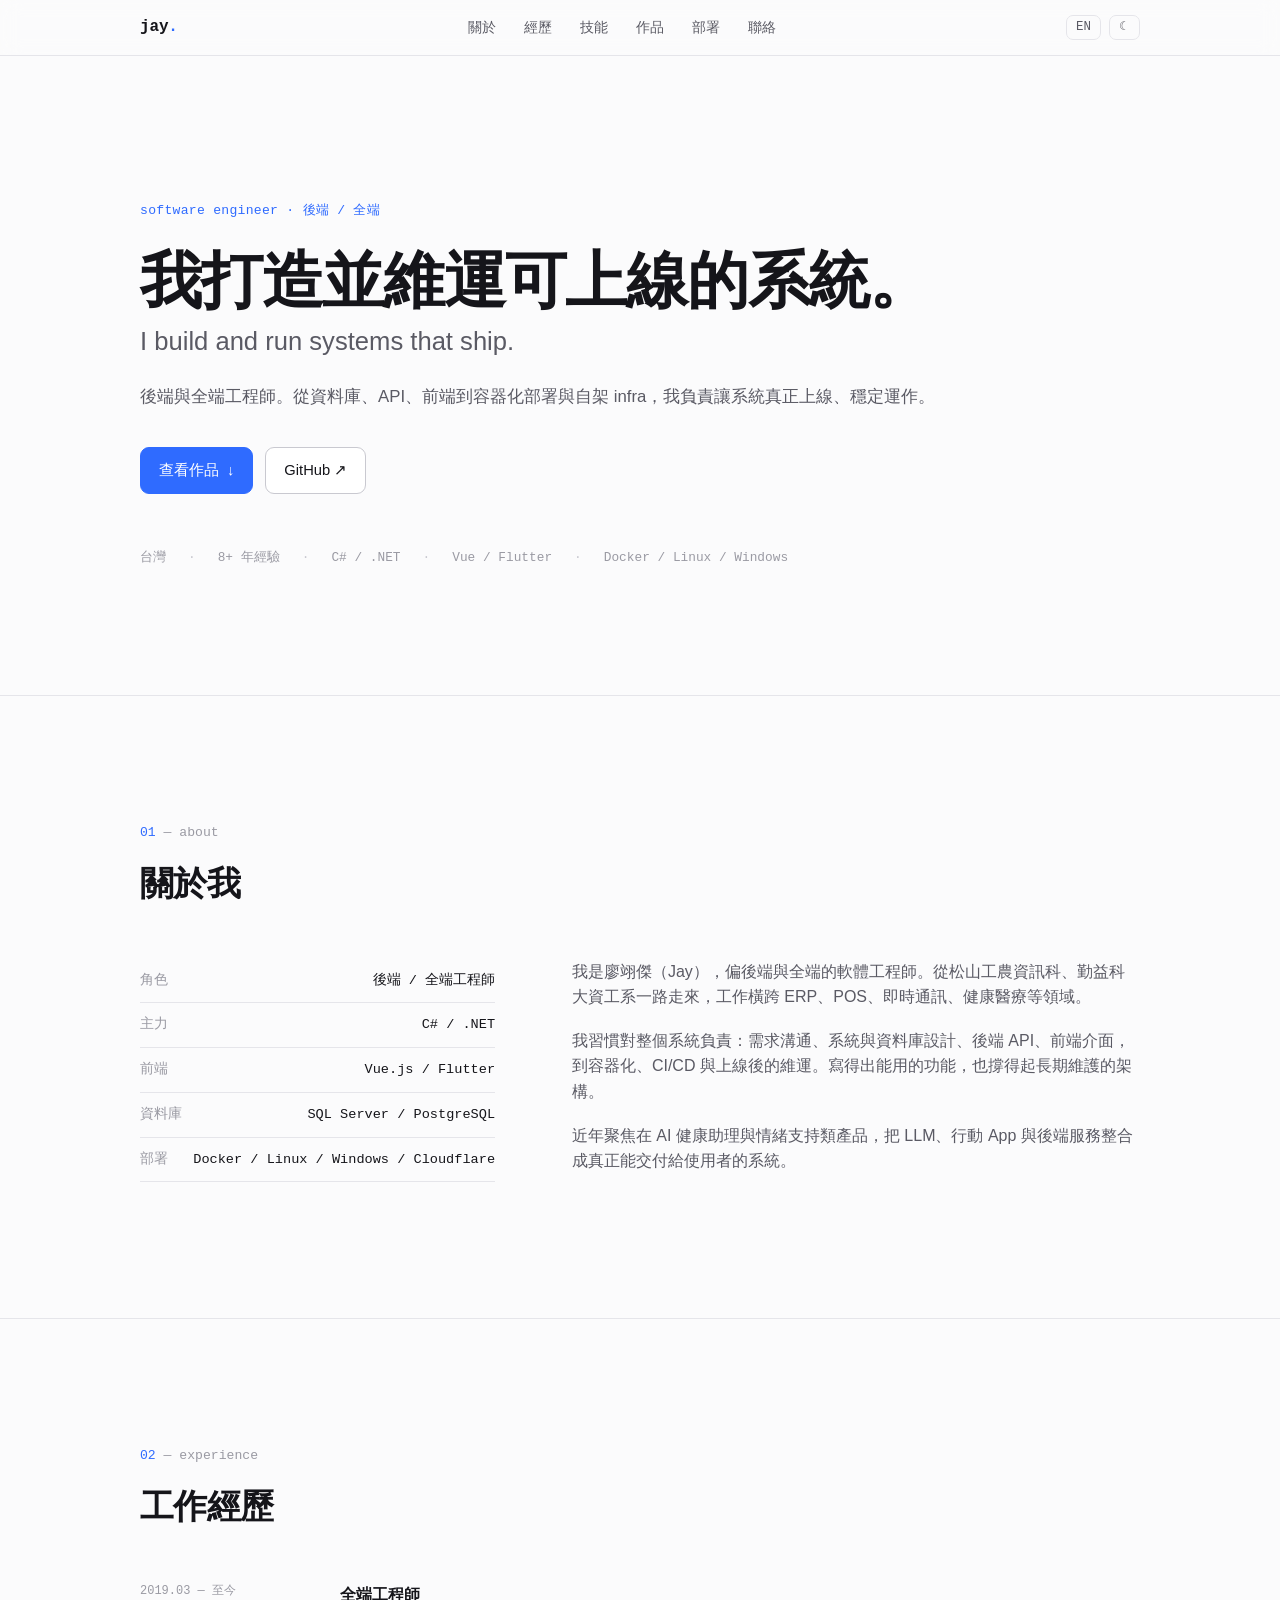
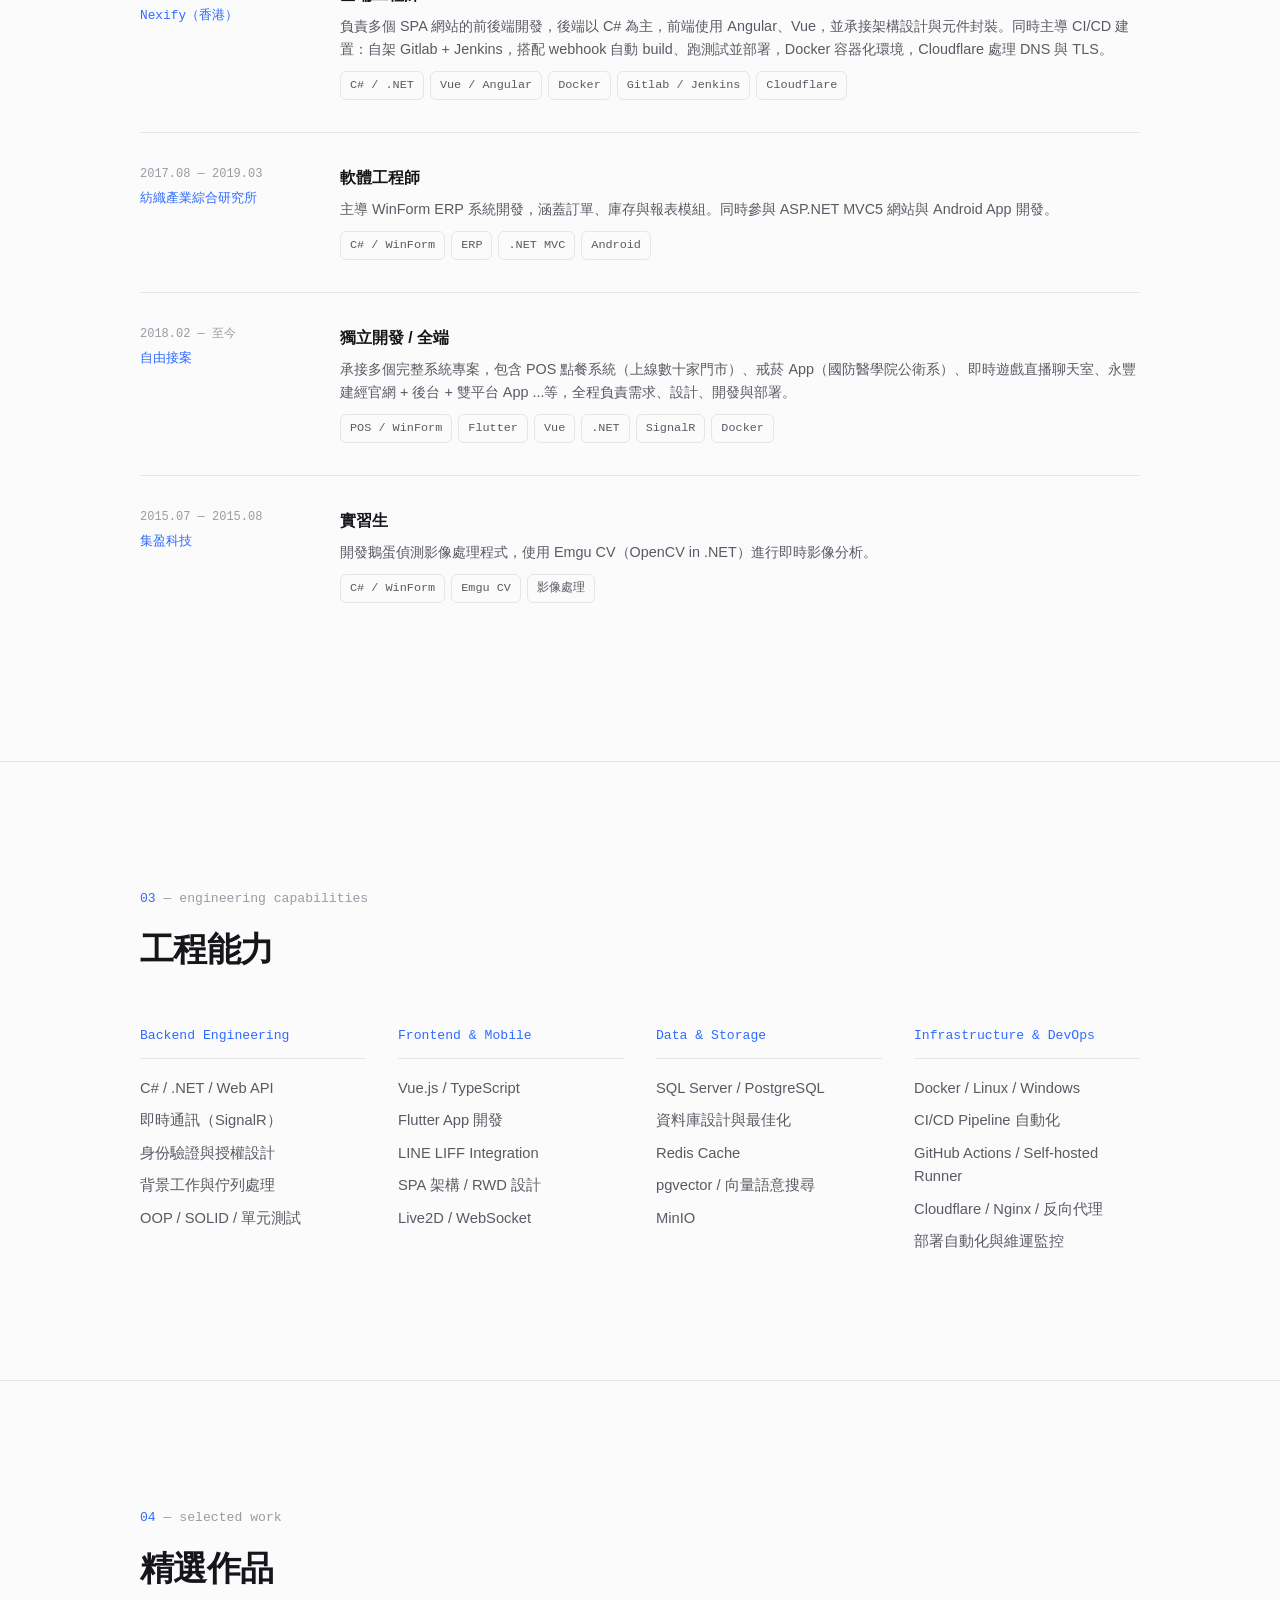
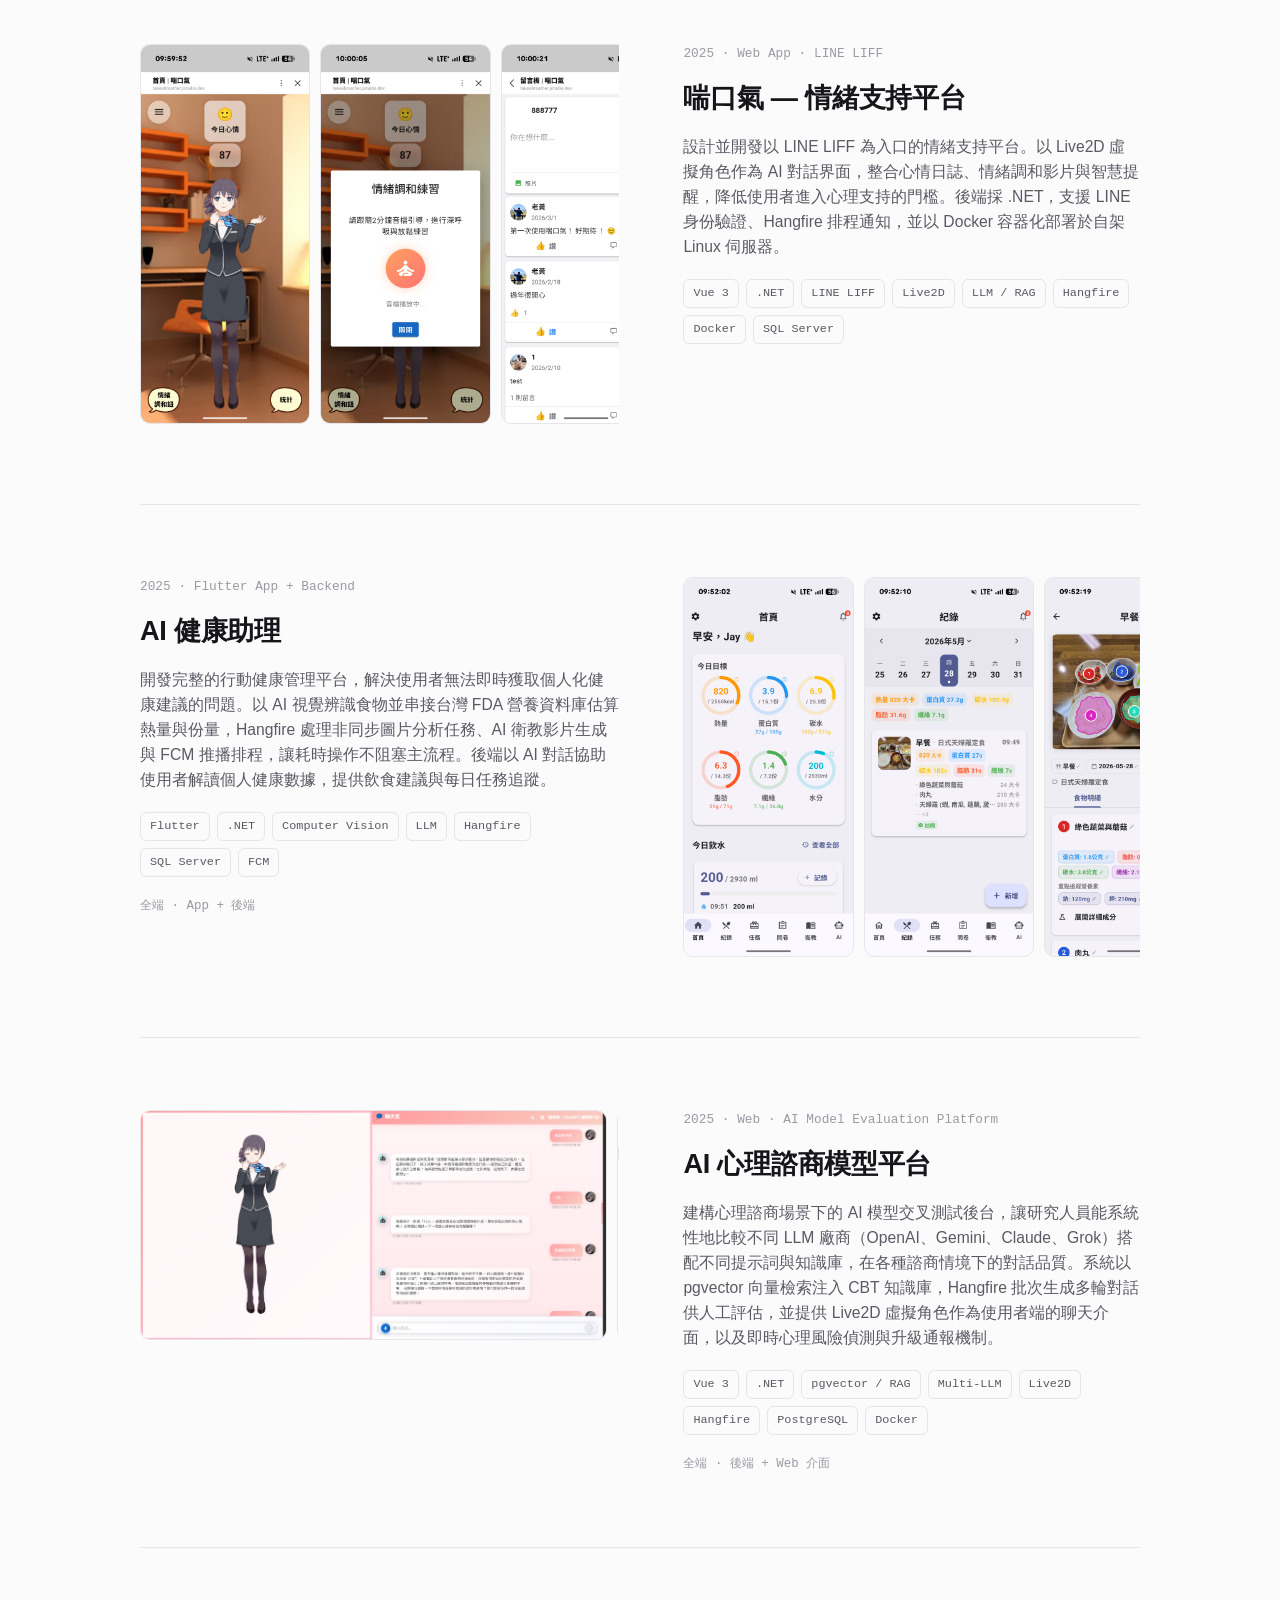
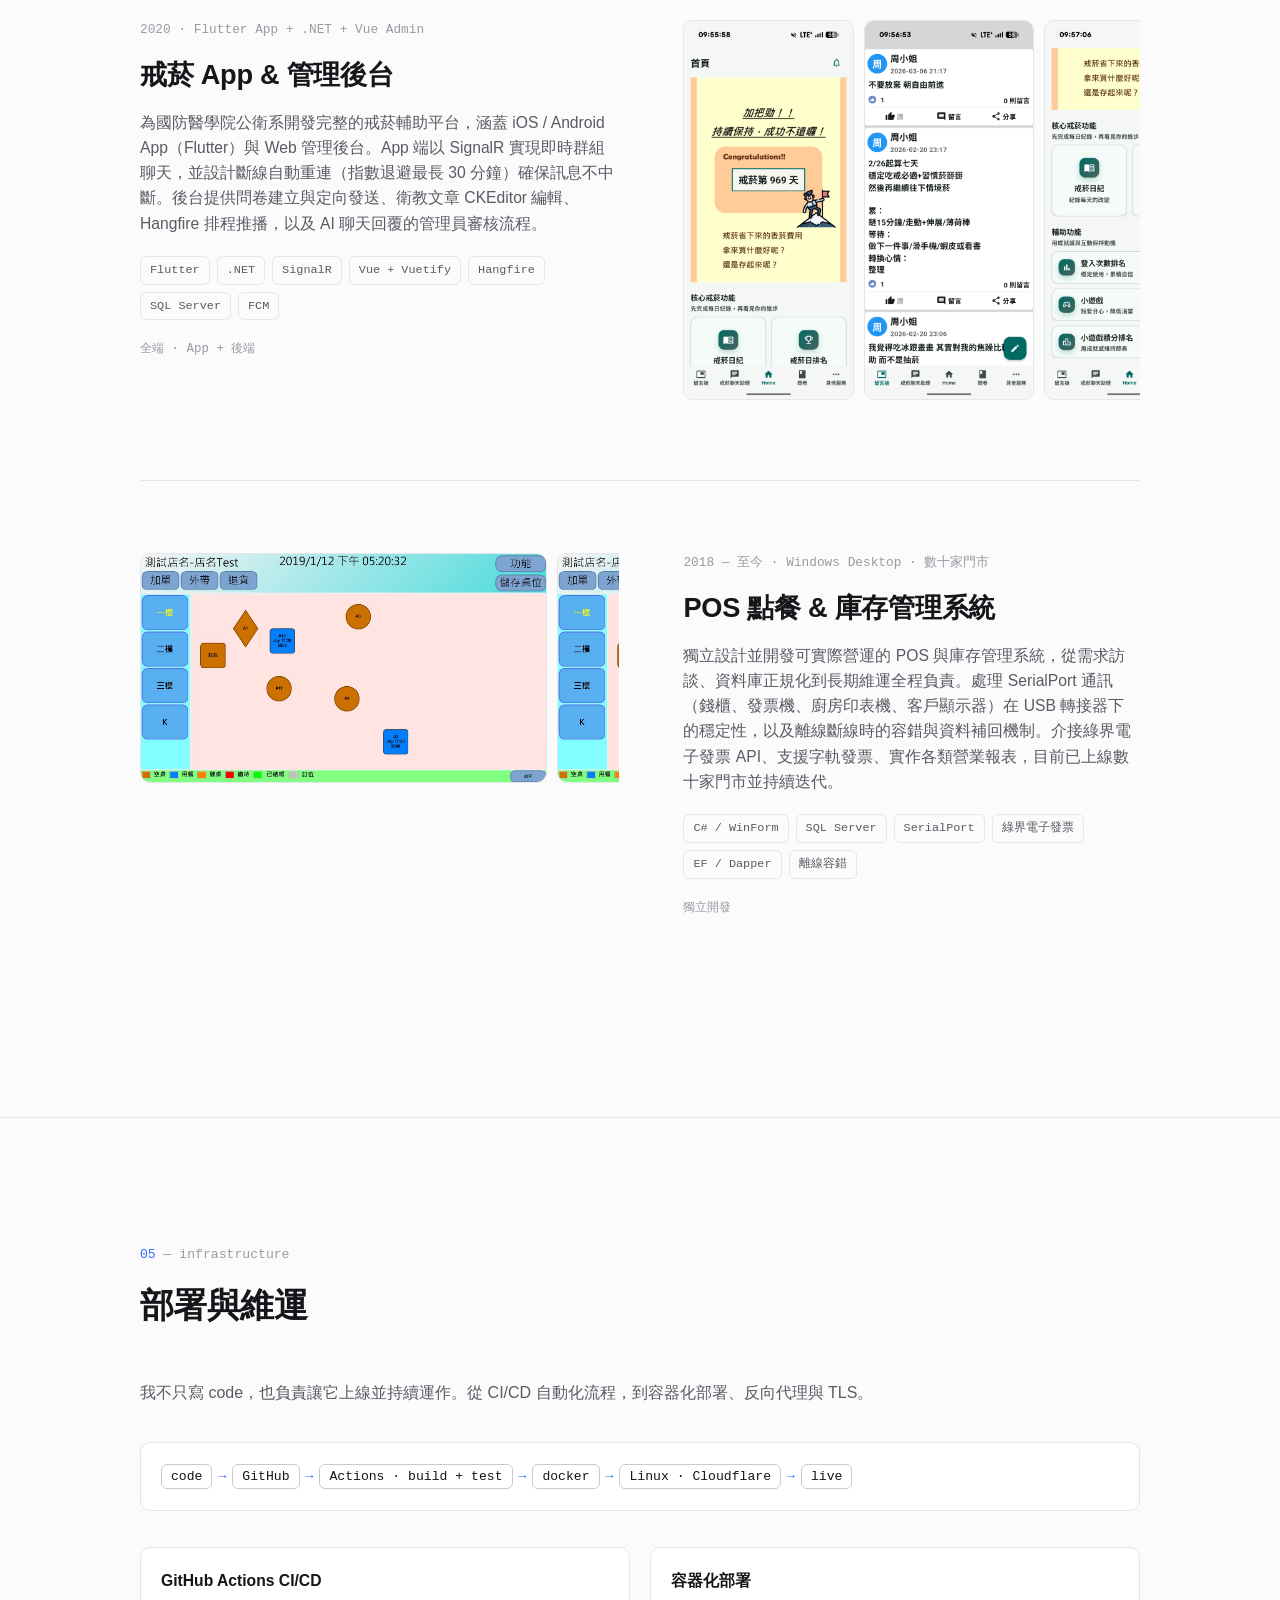
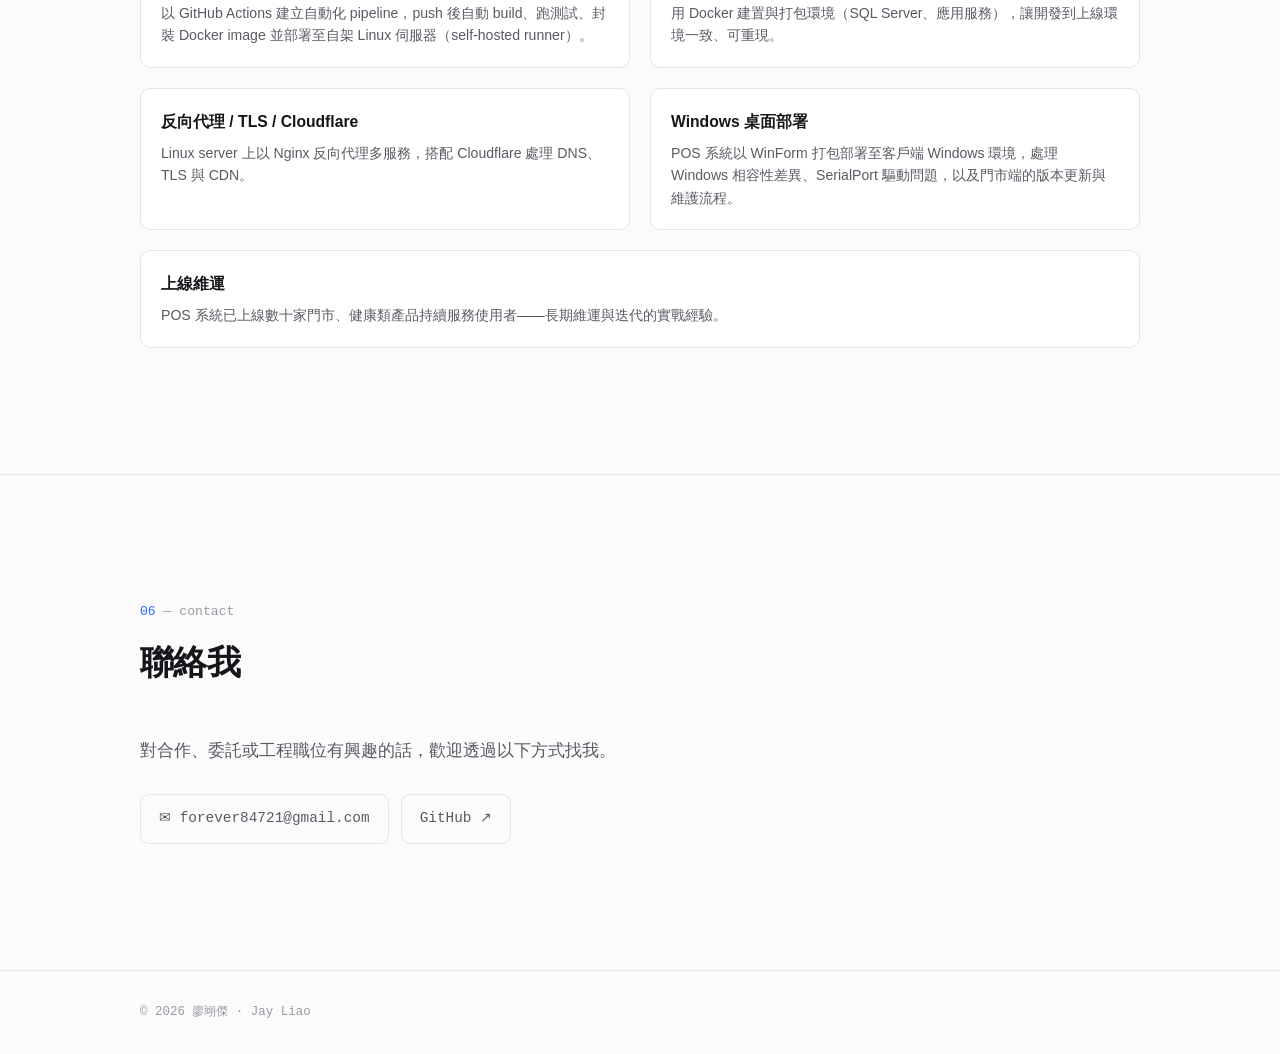
<file: index.html>
<!DOCTYPE html>
<html lang="zh-Hant" data-theme="dark">

<head>
  <meta charset="utf-8">
  <meta name="viewport" content="width=device-width, initial-scale=1">
  <title>Jay Liao — Software Engineer</title>
  <meta name="description" content="廖翊傑 Jay — 後端 / 全端工程師。打造並維運可上線的系統。">
  <link rel="icon"
    href="data:image/svg+xml,<svg xmlns='http://www.w3.org/2000/svg' viewBox='0 0 32 32'><text y='26' font-size='26' font-family='monospace' fill='%235b8cff'>J</text></svg>">
  <style>
    :root {
      --bg: #0a0a0b;
      --bg-elev: #111113;
      --bg-elev2: #161619;
      --border: #1f1f23;
      --border-hi: #34343a;
      --text: #ededef;
      --text-dim: #8a8a93;
      --text-faint: #56565e;
      --accent: #5b8cff;
      --accent-dim: #1a2740;
      --maxw: 1080px;
      --pad: clamp(20px, 5vw, 40px);
      --section-y: clamp(96px, 14vh, 160px);
      --font-ui: -apple-system, BlinkMacSystemFont, "Segoe UI", Roboto, "Helvetica Neue", "Noto Sans TC", "PingFang TC", "Microsoft JhengHei", Arial, sans-serif;
      --font-mono: ui-monospace, "SF Mono", "JetBrains Mono", "Cascadia Code", Consolas, monospace;
    }

    [data-theme="light"] {
      --bg: #fbfbfc;
      --bg-elev: #ffffff;
      --bg-elev2: #f4f4f6;
      --border: #e5e5ea;
      --border-hi: #c9c9d0;
      --text: #15151a;
      --text-dim: #5a5a64;
      --text-faint: #9a9aa3;
      --accent: #2f6bff;
      --accent-dim: #e6edff;
    }

    * {
      box-sizing: border-box;
      margin: 0;
      padding: 0;
    }

    html {
      scroll-behavior: smooth;
      -webkit-text-size-adjust: 100%;
    }

    body {
      background: var(--bg);
      color: var(--text);
      font-family: var(--font-ui);
      font-size: 16px;
      line-height: 1.6;
      -webkit-font-smoothing: antialiased;
      overflow-x: hidden;
      transition: background .3s ease, color .3s ease;
    }

    a {
      color: inherit;
      text-decoration: none;
    }

    .wrap {
      max-width: var(--maxw);
      margin: 0 auto;
      padding-inline: var(--pad);
    }

    .mono {
      font-family: var(--font-mono);
    }

    /* ---------- NAV ---------- */
    nav.top {
      position: sticky;
      top: 0;
      z-index: 50;
      height: 56px;
      display: flex;
      align-items: center;
      background: color-mix(in srgb, var(--bg) 78%, transparent);
      backdrop-filter: blur(10px);
      -webkit-backdrop-filter: blur(10px);
      border-bottom: 1px solid var(--border);
    }

    nav.top .wrap {
      width: 100%;
      display: flex;
      align-items: center;
      justify-content: space-between;
    }

    .brand {
      font-family: var(--font-mono);
      font-weight: 600;
      letter-spacing: -.01em;
    }

    .brand span {
      color: var(--accent);
    }

    .nav-links {
      display: flex;
      align-items: center;
      gap: 28px;
    }

    .nav-links a {
      font-size: .9rem;
      color: var(--text-dim);
      transition: color .15s ease;
    }

    .nav-links a:hover {
      color: var(--text);
    }

    .nav-tools {
      display: flex;
      align-items: center;
      gap: 8px;
    }

    .tbtn {
      font-family: var(--font-mono);
      font-size: .78rem;
      color: var(--text-dim);
      background: transparent;
      border: 1px solid var(--border);
      border-radius: 7px;
      padding: 5px 9px;
      cursor: pointer;
      transition: border-color .15s ease, color .15s ease;
      line-height: 1;
    }

    .tbtn:hover {
      border-color: var(--border-hi);
      color: var(--text);
    }

    .hamburger {
      display: none;
      background: transparent;
      border: 1px solid var(--border);
      border-radius: 7px;
      padding: 7px 9px;
      cursor: pointer;
    }

    .hamburger span {
      display: block;
      width: 18px;
      height: 1.5px;
      background: var(--text);
      margin: 3.5px 0;
      transition: .2s;
    }

    /* mobile overlay menu */
    .mobile-menu {
      position: fixed;
      inset: 0;
      z-index: 60;
      background: var(--bg);
      display: none;
      flex-direction: column;
      padding: 24px var(--pad);
    }

    .mobile-menu.open {
      display: flex;
    }

    .mobile-menu .mtop {
      display: flex;
      justify-content: space-between;
      align-items: center;
      height: 56px;
    }

    .mobile-menu .mlinks {
      display: flex;
      flex-direction: column;
      gap: 4px;
      margin-top: 32px;
    }

    .mobile-menu .mlinks a {
      font-size: 1.6rem;
      padding: 12px 0;
      color: var(--text);
      border-bottom: 1px solid var(--border);
    }

    .mobile-menu .mlinks a .mnum {
      font-family: var(--font-mono);
      font-size: .8rem;
      color: var(--text-faint);
      margin-right: 14px;
    }

    .mobile-menu .mtools {
      display: flex;
      gap: 10px;
      margin-top: auto;
      padding-top: 24px;
    }

    .close-x {
      background: transparent;
      border: 1px solid var(--border);
      border-radius: 7px;
      color: var(--text);
      font-size: 1rem;
      width: 34px;
      height: 34px;
      cursor: pointer;
    }

    /* ---------- HERO ---------- */
    .hero {
      padding-top: clamp(72px, 16vh, 150px);
      padding-bottom: var(--section-y);
    }

    .eyebrow {
      font-family: var(--font-mono);
      font-size: .82rem;
      color: var(--accent);
      letter-spacing: .02em;
      margin-bottom: 26px;
    }

    .hero h1 {
      font-size: clamp(2.3rem, 6vw, 3.9rem);
      line-height: 1.08;
      font-weight: 600;
      letter-spacing: -.02em;
      max-width: 24ch;
    }

    .hero h1 .alt {
      display: block;
      color: var(--text-dim);
      font-weight: 500;
      font-size: clamp(1.1rem, 2.6vw, 1.6rem);
      margin-top: 14px;
      letter-spacing: 0;
    }

    .hero .lede {
      color: var(--text-dim);
      max-width: 100ch;
      margin-top: 28px;
      font-size: 1.05rem;
    }

    .hero-actions {
      display: flex;
      gap: 12px;
      margin-top: 36px;
      flex-wrap: wrap;
    }

    .btn {
      font-size: .92rem;
      padding: 11px 18px;
      border-radius: 9px;
      border: 1px solid var(--border-hi);
      color: var(--text);
      background: var(--bg-elev);
      cursor: pointer;
      transition: border-color .15s ease, background .15s ease;
      display: inline-flex;
      align-items: center;
      gap: 8px;
    }

    .btn:hover {
      border-color: var(--accent);
    }

    .btn.primary {
      background: var(--accent);
      border-color: var(--accent);
      color: #fff;
    }

    .btn.primary:hover {
      filter: brightness(1.08);
    }

    .hero-meta {
      display: flex;
      flex-wrap: wrap;
      gap: 8px 22px;
      margin-top: 54px;
      font-family: var(--font-mono);
      font-size: .8rem;
      color: var(--text-faint);
    }

    .hero-meta span::before {
      content: "·";
      margin-right: 22px;
      color: var(--border-hi);
    }

    .hero-meta span:first-child::before {
      content: "";
      margin: 0;
    }

    /* ---------- SECTION ---------- */
    section.block {
      padding-block: var(--section-y);
      border-top: 1px solid var(--border);
    }

    .sec-head {
      margin-bottom: 48px;
    }

    .sec-label {
      font-family: var(--font-mono);
      font-size: .82rem;
      color: var(--text-faint);
      margin-bottom: 14px;
    }

    .sec-label b {
      color: var(--accent);
      font-weight: 500;
    }

    .sec-title {
      font-size: clamp(1.5rem, 3.4vw, 2.1rem);
      font-weight: 600;
      letter-spacing: -.015em;
    }

    /* about */
    .about-grid {
      display: grid;
      grid-template-columns: minmax(0, 1fr) minmax(0, 1.6fr);
      gap: clamp(24px, 6vw, 80px);
    }

    .about-body p {
      color: var(--text-dim);
      margin-bottom: 18px;
    }

    .about-body p strong {
      color: var(--text);
      font-weight: 500;
    }

    .about-side {
      font-family: var(--font-mono);
      font-size: .85rem;
      color: var(--text-faint);
    }

    .about-side .row {
      display: flex;
      justify-content: space-between;
      padding: 11px 0;
      border-bottom: 1px solid var(--border);
      gap: 16px;
    }

    .about-side .row b {
      color: var(--text);
      font-weight: 500;
      text-align: right;
    }

    /* experience */
    .exp-list { display: flex; flex-direction: column; gap: 0; }
    .exp-item {
      display: grid;
      grid-template-columns: 160px 1fr;
      gap: 0 40px;
      padding-block: 32px;
      border-top: 1px solid var(--border);
    }
    .exp-item:first-child { border-top: none; padding-top: 0; }
    .exp-period { font-family: var(--font-mono); font-size: .75rem; color: var(--text-faint); line-height: 1.6; }
    .exp-company { font-family: var(--font-mono); font-size: .8rem; color: var(--accent); margin-top: 5px; }
    .exp-body h4 { font-size: .98rem; font-weight: 600; margin-bottom: 8px; }
    .exp-body p { font-size: .9rem; color: var(--text-dim); }
    .exp-tags { display: flex; flex-wrap: wrap; gap: 6px; margin-top: 10px; }
    @media (max-width: 600px) {
      .exp-item { grid-template-columns: 1fr; gap: 6px 0; }
    }

    /* skills */
    .skills-grid {
      display: grid;
      grid-template-columns: repeat(4, 1fr);
      gap: 32px;
    }

    .skill-col h3 {
      font-family: var(--font-mono);
      font-size: .82rem;
      color: var(--accent);
      font-weight: 500;
      margin-bottom: 18px;
      padding-bottom: 12px;
      border-bottom: 1px solid var(--border);
    }

    .skill-col ul {
      list-style: none;
      display: flex;
      flex-direction: column;
      gap: 9px;
    }

    .skill-col li {
      font-size: .92rem;
      color: var(--text-dim);
    }

    /* work / projects */
    .project {
      display: grid;
      grid-template-columns: minmax(0, 1.05fr) minmax(0, 1fr);
      gap: clamp(24px, 5vw, 64px);
      align-items: start;
      padding-block: clamp(48px, 8vh, 88px);
      border-top: 1px solid var(--border);
    }

    .project:first-of-type {
      border-top: none;
      padding-top: 0;
    }

    .p-media {
      min-width: 0;
      overflow: hidden;
    }

    .p-info {
      min-width: 0;
      word-break: break-word;
      overflow-wrap: break-word;
    }

    .project.reverse .p-media {
      order: 2;
    }

    .project.reverse .p-info {
      order: 1;
    }

    .p-info .p-kicker {
      font-family: var(--font-mono);
      font-size: .8rem;
      color: var(--text-faint);
      margin-bottom: 12px;
    }

    .p-info h3 {
      font-size: clamp(1.3rem, 2.6vw, 1.7rem);
      font-weight: 600;
      letter-spacing: -.01em;
      margin-bottom: 14px;
    }

    .p-info .p-desc {
      color: var(--text-dim);
      font-size: .98rem;
      margin-bottom: 20px;
    }

    .p-info .todo {
      display: inline-block;
      font-family: var(--font-mono);
      font-size: .7rem;
      color: #e0a02f;
      border: 1px dashed #6b5616;
      border-radius: 5px;
      padding: 2px 7px;
      margin-bottom: 14px;
    }

    .tags {
      display: flex;
      flex-wrap: wrap;
      gap: 7px;
      margin-bottom: 20px;
    }

    .tag {
      font-family: var(--font-mono);
      font-size: .74rem;
      color: var(--text-dim);
      border: 1px solid var(--border);
      border-radius: 6px;
      padding: 4px 9px;
      transition: border-color .15s ease, color .15s ease;
    }

    .tag:hover {
      border-color: var(--border-hi);
      color: var(--text);
    }

    .p-links {
      display: flex;
      flex-wrap: wrap;
      gap: 10px 18px;
      font-size: .85rem;
      align-items: center;
    }

    .p-links a {
      color: var(--accent);
      display: inline-flex;
      align-items: center;
      gap: 5px;
    }

    .p-links a:hover {
      text-decoration: underline;
    }

    .p-links .role {
      font-family: var(--font-mono);
      font-size: .78rem;
      color: var(--text-faint);
    }

    /* gallery */
    .gallery {
      display: flex;
      gap: 10px;
      overflow-x: auto;
      scroll-snap-type: x mandatory;
      padding-bottom: 8px;
      scrollbar-width: thin;
      scrollbar-color: var(--border-hi) transparent;
    }

    .gallery::-webkit-scrollbar {
      height: 6px;
    }

    .gallery::-webkit-scrollbar-thumb {
      background: var(--border-hi);
      border-radius: 3px;
    }

    .gallery img {
      scroll-snap-align: start;
      border: 1px solid var(--border);
      border-radius: 10px;
      cursor: zoom-in;
      background: var(--bg-elev2);
      transition: border-color .15s ease;
      display: block;
      flex: none;
    }

    .gallery img:hover {
      border-color: var(--border-hi);
    }

    .gallery.phone img {
      height: 380px;
      width: auto;
    }

    .gallery.wide img {
      height: 230px;
      width: auto;
    }

    /* infra */
    .infra-lede {
      color: var(--text-dim);
      max-width: 90ch;
      margin-bottom: 36px;
    }

    .pipeline {
      font-family: var(--font-mono);
      font-size: .82rem;
      color: var(--text-dim);
      border: 1px solid var(--border);
      border-radius: 10px;
      background: var(--bg-elev);
      padding: 20px;
      overflow-x: auto;
      margin-bottom: 36px;
      line-height: 2.1;
      white-space: nowrap;
    }

    .pipeline .node {
      color: var(--text);
      border: 1px solid var(--border-hi);
      border-radius: 6px;
      padding: 4px 9px;
    }

    .pipeline .arrow {
      color: var(--accent);
      margin: 0 6px;
    }

    .infra-points {
      display: grid;
      grid-template-columns: repeat(2, 1fr);
      gap: 20px;
    }

    .infra-points .pt:last-child:nth-child(odd) {
      grid-column: 1 / -1;
    }

    .infra-points .pt {
      border: 1px solid var(--border);
      border-radius: 10px;
      padding: 20px;
      background: var(--bg-elev);
      transition: border-color .15s ease;
    }

    .infra-points .pt:hover {
      border-color: var(--border-hi);
    }

    .infra-points .pt h4 {
      font-size: .98rem;
      font-weight: 600;
      margin-bottom: 8px;
    }

    .infra-points .pt p {
      font-size: .88rem;
      color: var(--text-dim);
    }

    /* contact */
    .contact-lede {
      color: var(--text-dim);
      max-width: 60ch;
      margin-bottom: 30px;
      font-size: 1.05rem;
    }

    .contact-links {
      display: flex;
      flex-wrap: wrap;
      gap: 12px;
    }

    .contact-links a {
      font-family: var(--font-mono);
      font-size: .9rem;
      border: 1px solid var(--border);
      border-radius: 9px;
      padding: 12px 18px;
      color: var(--text-dim);
      display: inline-flex;
      align-items: center;
      gap: 8px;
      transition: border-color .15s ease, color .15s ease;
    }

    .contact-links a:hover {
      border-color: var(--accent);
      color: var(--text);
    }

    /* footer */
    footer {
      border-top: 1px solid var(--border);
      padding-block: 32px;
    }

    footer .wrap {
      display: flex;
      justify-content: space-between;
      flex-wrap: wrap;
      gap: 8px;
      font-family: var(--font-mono);
      font-size: .78rem;
      color: var(--text-faint);
    }

    /* lightbox */
    .lightbox {
      position: fixed;
      inset: 0;
      z-index: 100;
      background: rgba(0, 0, 0, .9);
      display: none;
      align-items: center;
      justify-content: center;
      padding: 24px;
      cursor: zoom-out;
    }

    .lightbox.open {
      display: flex;
    }

    .lightbox img {
      max-width: 100%;
      max-height: 92vh;
      border-radius: 10px;
    }

    .lightbox .lb-close {
      position: absolute;
      top: 18px;
      right: 22px;
      color: #fff;
      font-size: 1.6rem;
      background: transparent;
      border: none;
      cursor: pointer;
    }

    /* reveal animation */
    .reveal {
      opacity: 0;
      transform: translateY(8px);
      transition: opacity .5s ease, transform .5s ease;
    }

    .reveal.in {
      opacity: 1;
      transform: none;
    }

    @media (prefers-reduced-motion: reduce) {

      html {
        scroll-behavior: auto;
      }

      .reveal {
        opacity: 1;
        transform: none;
        transition: none;
      }
    }

    /* responsive */
    @media (max-width: 900px) {
      .skills-grid {
        grid-template-columns: repeat(2, 1fr);
        gap: 28px;
      }
    }

    @media (max-width: 768px) {
      .nav-links {
        display: none;
      }

      nav.top .nav-tools {
        display: none;
      }

      .hamburger {
        display: block;
      }

      .about-grid {
        grid-template-columns: 1fr;
        gap: 32px;
      }

      .project,
      .project.reverse {
        grid-template-columns: 1fr;
        gap: 24px;
      }

      .project.reverse .p-media {
        order: 0;
      }

      .infra-points {
        grid-template-columns: 1fr;
      }

      .gallery.wide img {
        height: 180px;
      }

      .gallery.phone img {
        height: 320px;
      }

      .btn {
        flex: 1;
        justify-content: center;
      }
    }

    @media (max-width: 480px) {
      .skills-grid {
        grid-template-columns: 1fr;
      }
    }
  </style>
</head>

<body>
  <!-- ===== NAV ===== -->
  <nav class="top">
    <div class="wrap">
      <a href="#top" class="brand">jay<span>.</span></a>
      <div class="nav-links">
        <a href="#about" data-i18n="nav.about">關於</a>
        <a href="#experience" data-i18n="nav.exp">經歷</a>
        <a href="#skills" data-i18n="nav.skills">技能</a>
        <a href="#work" data-i18n="nav.work">作品</a>
        <a href="#infra" data-i18n="nav.infra">部署</a>
        <a href="#contact" data-i18n="nav.contact">聯絡</a>
      </div>
      <div class="nav-tools">
        <button class="tbtn" id="langBtn" aria-label="language">EN</button>
        <button class="tbtn" id="themeBtn" aria-label="theme">☀</button>
      </div>
      <button class="hamburger" id="hamburger" aria-label="menu">
        <span></span><span></span><span></span>
      </button>
    </div>
  </nav>

  <!-- ===== MOBILE MENU ===== -->
  <div class="mobile-menu" id="mobileMenu">
    <div class="mtop">
      <a href="#top" class="brand">jay<span>.</span></a>
      <button class="close-x" id="closeMenu" aria-label="close">✕</button>
    </div>
    <div class="mlinks">
      <a href="#about"><span class="mnum">01</span><span data-i18n="nav.about">關於</span></a>
      <a href="#experience"><span class="mnum">02</span><span data-i18n="nav.exp">經歷</span></a>
      <a href="#skills"><span class="mnum">03</span><span data-i18n="nav.skills">技能</span></a>
      <a href="#work"><span class="mnum">04</span><span data-i18n="nav.work">作品</span></a>
      <a href="#infra"><span class="mnum">05</span><span data-i18n="nav.infra">部署</span></a>
      <a href="#contact"><span class="mnum">06</span><span data-i18n="nav.contact">聯絡</span></a>
    </div>
    <div class="mtools">
      <button class="tbtn" id="langBtnM">EN</button>
      <button class="tbtn" id="themeBtnM">☀</button>
    </div>
  </div>

  <main id="top">
    <!-- ===== HERO ===== -->
    <header class="hero wrap">
      <div class="eyebrow mono" data-i18n="hero.eyebrow">software engineer · 後端 / 全端</div>
      <h1>
        <span data-i18n="hero.h1">我打造並維運可上線的系統。</span>
        <span class="alt" data-i18n="hero.h1alt">I build and run systems that ship.</span>
      </h1>
      <p class="lede" data-i18n="hero.lede">
        後端與全端工程師。從資料庫、API、前端到容器化部署與自架 infra，我負責讓系統真正上線、穩定運作。
      </p>
      <div class="hero-actions">
        <a href="#work" class="btn primary"><span data-i18n="hero.cta1">查看作品</span> ↓</a>
        <a href="https://github.com/forever84721" target="_blank" rel="noopener" class="btn">GitHub ↗</a>
      </div>
      <div class="hero-meta">
        <span data-i18n="hero.m1">台灣</span>
        <span data-i18n="hero.m2">8+ 年經驗</span>
        <span>C# / .NET</span>
        <span>Vue / Flutter</span>
        <span>Docker / Linux / Windows</span>
      </div>
    </header>

    <!-- ===== ABOUT ===== -->
    <section class="block" id="about">
      <div class="wrap reveal">
        <div class="sec-head">
          <div class="sec-label mono"><b>01</b> — <span data-i18n="sec.about">about</span></div>
          <h2 class="sec-title" data-i18n="about.title">關於我</h2>
        </div>
        <div class="about-grid">
          <div class="about-side mono">
            <div class="row"><span data-i18n="about.k1">角色</span><b data-i18n="about.v1">後端 / 全端工程師</b></div>
            <div class="row"><span data-i18n="about.k2">主力</span><b>C# / .NET</b></div>
            <div class="row"><span data-i18n="about.k3">前端</span><b>Vue.js / Flutter</b></div>
            <div class="row"><span data-i18n="about.k4">資料庫</span><b>SQL Server / PostgreSQL</b></div>
            <div class="row"><span data-i18n="about.k5">部署</span><b>Docker / Linux / Windows / Cloudflare</b></div>
          </div>
          <div class="about-body">
            <p data-i18n="about.p1">
              我是<strong>廖翊傑（Jay）</strong>，偏後端與全端的軟體工程師。從松山工農資訊科、勤益科大資工系一路走來，工作橫跨 ERP、POS、即時通訊、健康醫療等領域。
            </p>
            <p data-i18n="about.p2">
              我習慣<strong>對整個系統負責</strong>：需求溝通、系統與資料庫設計、後端 API、前端介面，到容器化、CI/CD 與上線後的維運。寫得出能用的功能，也撐得起長期維護的架構。
            </p>
            <p data-i18n="about.p3">
              近年聚焦在 <strong>AI 健康助理</strong>與情緒支持類產品，把 LLM、行動 App 與後端服務整合成真正能交付給使用者的系統。
            </p>
          </div>
        </div>
      </div>
    </section>

    <!-- ===== EXPERIENCE ===== -->
    <section class="block" id="experience">
      <div class="wrap reveal">
        <div class="sec-head">
          <div class="sec-label mono"><b>02</b> — <span data-i18n="sec.exp">experience</span></div>
          <h2 class="sec-title" data-i18n="exp.title">工作經歷</h2>
        </div>
        <div class="exp-list">

          <div class="exp-item">
            <div class="exp-meta">
              <div class="exp-period">2019.03 — 至今</div>
              <div class="exp-company">Nexify（香港）</div>
            </div>
            <div class="exp-body">
              <h4 data-i18n="exp.n1.role">全端工程師</h4>
              <p data-i18n="exp.n1.desc">負責多個 SPA 網站的前後端開發，後端以 C# 為主，前端使用 Angular、Vue，並承接架構設計與元件封裝。同時主導 CI/CD 建置：自架 Gitlab + Jenkins，搭配 webhook 自動 build、跑測試並部署，Docker 容器化環境，Cloudflare 處理 DNS 與 TLS。</p>
              <div class="exp-tags">
                <span class="tag">C# / .NET</span><span class="tag">Vue / Angular</span><span class="tag">Docker</span><span class="tag">Gitlab / Jenkins</span><span class="tag">Cloudflare</span>
              </div>
            </div>
          </div>

          <div class="exp-item">
            <div class="exp-meta">
              <div class="exp-period">2017.08 — 2019.03</div>
              <div class="exp-company" data-i18n="exp.t1.co">紡織產業綜合研究所</div>
            </div>
            <div class="exp-body">
              <h4 data-i18n="exp.t1.role">軟體工程師</h4>
              <p data-i18n="exp.t1.desc">主導 WinForm ERP 系統開發，涵蓋訂單、庫存與報表模組。同時參與 ASP.NET MVC5 網站與 Android App 開發。</p>
              <div class="exp-tags">
                <span class="tag">C# / WinForm</span><span class="tag">ERP</span><span class="tag">.NET MVC</span><span class="tag">Android</span>
              </div>
            </div>
          </div>

          <div class="exp-item">
            <div class="exp-meta">
              <div class="exp-period">2018.02 — 至今</div>
              <div class="exp-company" data-i18n="exp.f1.co">自由接案</div>
            </div>
            <div class="exp-body">
              <h4 data-i18n="exp.f1.role">獨立開發 / 全端</h4>
              <p data-i18n="exp.f1.desc">承接多個完整系統專案，包含 POS 點餐系統（上線數十家門市）、戒菸 App（國防醫學院公衛系）、即時遊戲直播聊天室、永豐建經官網 + 後台 + 雙平台 App ...等，全程負責需求、設計、開發與部署。</p>
              <div class="exp-tags">
                <span class="tag">POS / WinForm</span><span class="tag">Flutter</span><span class="tag">Vue</span><span class="tag">.NET</span><span class="tag">SignalR</span><span class="tag">Docker</span>
              </div>
            </div>
          </div>

          <div class="exp-item">
            <div class="exp-meta">
              <div class="exp-period">2015.07 — 2015.08</div>
              <div class="exp-company" data-i18n="exp.i1.co">集盈科技</div>
            </div>
            <div class="exp-body">
              <h4 data-i18n="exp.i1.role">實習生</h4>
              <p data-i18n="exp.i1.desc">開發鵝蛋偵測影像處理程式，使用 Emgu CV（OpenCV in .NET）進行即時影像分析。</p>
              <div class="exp-tags">
                <span class="tag">C# / WinForm</span><span class="tag">Emgu CV</span><span class="tag">影像處理</span>
              </div>
            </div>
          </div>

        </div>
      </div>
    </section>

    <!-- ===== SKILLS ===== -->
    <section class="block" id="skills">
      <div class="wrap reveal">
        <div class="sec-head">
          <div class="sec-label mono"><b>03</b> — <span data-i18n="sec.skills">engineering capabilities</span></div>
          <h2 class="sec-title" data-i18n="skills.title">工程能力</h2>
        </div>
        <div class="skills-grid">
          <div class="skill-col">
            <h3>Backend Engineering</h3>
            <ul>
              <li>C# / .NET / Web API</li>
              <li data-i18n="skills.b2">即時通訊（SignalR）</li>
              <li data-i18n="skills.b3">身份驗證與授權設計</li>
              <li data-i18n="skills.b4">背景工作與佇列處理</li>
              <li data-i18n="skills.b5">OOP / SOLID / 單元測試</li>
            </ul>
          </div>
          <div class="skill-col">
            <h3>Frontend &amp; Mobile</h3>
            <ul>
              <li>Vue.js / TypeScript</li>
              <li data-i18n="skills.f2">Flutter App 開發</li>
              <li>LINE LIFF Integration</li>
              <li data-i18n="skills.f4">SPA 架構 / RWD 設計</li>
              <li>Live2D / WebSocket</li>
            </ul>
          </div>
          <div class="skill-col">
            <h3>Data &amp; Storage</h3>
            <ul>
              <li>SQL Server / PostgreSQL</li>
              <li data-i18n="skills.d2">資料庫設計與最佳化</li>
              <li>Redis Cache</li>
              <li>pgvector / 向量語意搜尋</li>
              <li>MinIO</li>
            </ul>
          </div>
          <div class="skill-col">
            <h3>Infrastructure &amp; DevOps</h3>
            <ul>
              <li>Docker / Linux / Windows</li>
              <li data-i18n="skills.i2">CI/CD Pipeline 自動化</li>
              <li data-i18n="skills.i3">GitHub Actions / Self-hosted Runner</li>
              <li>Cloudflare / Nginx / 反向代理</li>
              <li data-i18n="skills.i5">部署自動化與維運監控</li>
            </ul>
          </div>
        </div>
      </div>
    </section>

    <!-- ===== WORK ===== -->
    <section class="block" id="work">
      <div class="wrap">
        <div class="sec-head reveal">
          <div class="sec-label mono"><b>04</b> — <span data-i18n="sec.work">selected work</span></div>
          <h2 class="sec-title" data-i18n="work.title">精選作品</h2>
        </div>

        <!-- takeabreather -->
        <article class="project">
          <div class="p-media">
            <div class="gallery phone" data-folder="takeabreather" data-count="16" data-ext="png"></div>
          </div>
          <div class="p-info reveal">
            <div class="p-kicker mono">2025 · Web App · LINE LIFF</div>
            <h3 data-i18n="proj.tab.title">喘口氣 — 情緒支持平台</h3>
            <p class="p-desc" data-i18n="proj.tab.desc">
              設計並開發以 LINE LIFF 為入口的情緒支持平台。以 Live2D 虛擬角色作為 AI 對話界面，整合心情日誌、情緒調和影片與智慧提醒，降低使用者進入心理支持的門檻。後端採 .NET，支援 LINE 身份驗證、Hangfire 排程通知，並以 Docker 容器化部署於自架 Linux 伺服器。
            </p>
            <div class="tags">
              <span class="tag">Vue 3</span><span class="tag">.NET</span><span class="tag">LINE LIFF</span><span class="tag">Live2D</span><span class="tag">LLM / RAG</span><span class="tag">Hangfire</span><span class="tag">Docker</span><span class="tag">SQL Server</span>
            </div>
            <!-- <div class="p-links">
              <a href="https://takeabreather.jstudio.dev" target="_blank" rel="noopener">Live ↗</a>
              <span class="role mono" data-i18n="proj.role.solo">獨立開發</span>
            </div> -->
          </div>
        </article>

        <!-- ai-health -->
        <article class="project reverse">
          <div class="p-media">
            <div class="gallery phone" data-folder="ai-health" data-count="10" data-ext="png"></div>
          </div>
          <div class="p-info reveal">
            <div class="p-kicker mono">2025 · Flutter App + Backend</div>
            <h3 data-i18n="proj.health.title">AI 健康助理</h3>
            <p class="p-desc" data-i18n="proj.health.desc">
              開發完整的行動健康管理平台，解決使用者無法即時獲取個人化健康建議的問題。以 AI 視覺辨識食物並串接台灣 FDA 營養資料庫估算熱量與份量，Hangfire 處理非同步圖片分析任務、AI 衛教影片生成與 FCM 推播排程，讓耗時操作不阻塞主流程。後端以 AI 對話協助使用者解讀個人健康數據，提供飲食建議與每日任務追蹤。
            </p>
            <div class="tags">
              <span class="tag">Flutter</span><span class="tag">.NET</span><span class="tag">Computer Vision</span><span class="tag">LLM</span><span class="tag">Hangfire</span><span class="tag">SQL Server</span><span class="tag">FCM</span>
            </div>
            <div class="p-links">
              <span class="role mono" data-i18n="proj.role.fullstack">全端 · App + 後端</span>
            </div>
          </div>
        </article>

        <!-- ai-counselor -->
        <article class="project">
          <div class="p-media">
            <div class="gallery wide" data-folder="ai-counselor" data-count="5" data-ext="png"></div>
          </div>
          <div class="p-info reveal">
            <div class="p-kicker mono">2025 · Web · AI Model Evaluation Platform</div>
            <h3 data-i18n="proj.counselor.title">AI 心理諮商模型平台</h3>
            <p class="p-desc" data-i18n="proj.counselor.desc">
              建構心理諮商場景下的 AI 模型交叉測試後台，讓研究人員能系統性地比較不同 LLM 廠商（OpenAI、Gemini、Claude、Grok）搭配不同提示詞與知識庫，在各種諮商情境下的對話品質。系統以 pgvector 向量檢索注入 CBT 知識庫，Hangfire 批次生成多輪對話供人工評估，並提供 Live2D 虛擬角色作為使用者端的聊天介面，以及即時心理風險偵測（自傷、自殺關鍵詞）與升級通報機制。
            </p>
            <div class="tags">
              <span class="tag">Vue 3</span><span class="tag">.NET</span><span class="tag">pgvector / RAG</span><span class="tag">Multi-LLM</span><span class="tag">Live2D</span><span class="tag">Hangfire</span><span class="tag">PostgreSQL</span><span class="tag">Docker</span>
            </div>
            <div class="p-links">
              <span class="role mono">全端 · 後端 + Web 介面</span>
            </div>
          </div>
        </article>

        <!-- quitsmoking -->
        <article class="project reverse">
          <div class="p-media">
            <div class="gallery phone" data-folder="quitsmoking" data-count="12" data-ext="png"></div>
          </div>
          <div class="p-info reveal">
            <div class="p-kicker mono">2020 · Flutter App + .NET + Vue Admin</div>
            <h3 data-i18n="proj.quit.title">戒菸 App &amp; 管理後台</h3>
            <p class="p-desc" data-i18n="proj.quit.desc">
              為國防醫學院公衛系開發完整的戒菸輔助平台，涵蓋 iOS / Android App（Flutter）與 Web 管理後台。App 端以 SignalR 實現即時群組聊天，並設計斷線自動重連（指數退避最長 30 分鐘）確保訊息不中斷。後台提供問卷建立與定向發送（依角色、登錄天數、對話輪數觸發）、衛教文章 CKEditor 編輯、Hangfire 排程推播，以及 AI 聊天回覆的管理員審核流程。
            </p>
            <div class="tags">
              <span class="tag">Flutter</span><span class="tag">.NET</span><span class="tag">SignalR</span><span class="tag">Vue + Vuetify</span><span class="tag">Hangfire</span><span class="tag">SQL Server</span><span class="tag">FCM</span>
            </div>
            <div class="p-links">
              <span class="role mono" data-i18n="proj.role.fullstack">全端 · App + 後端 + 管理後台</span>
            </div>
          </div>
        </article>

        <!-- pos -->
        <article class="project">
          <div class="p-media">
            <div class="gallery wide" data-folder="pos" data-count="10" data-ext="jpg"></div>
          </div>
          <div class="p-info reveal">
            <div class="p-kicker mono">2018 — 至今 · Windows Desktop · 數十家門市</div>
            <h3 data-i18n="proj.pos.title">POS 點餐 &amp; 庫存管理系統</h3>
            <p class="p-desc" data-i18n="proj.pos.desc">
              獨立設計並開發可實際營運的 POS 與庫存管理系統，從需求訪談、資料庫正規化到長期維運全程負責。處理 SerialPort 通訊（錢櫃、發票機、廚房印表機、客戶顯示器）在 USB 轉接器下的穩定性，以及離線斷線時的容錯與資料補回機制。介接綠界電子發票 API、支援字軌發票、實作各類營業報表，目前已上線數十家門市並持續迭代。
            </p>
            <div class="tags">
              <span class="tag">C# / WinForm</span><span class="tag">SQL Server</span><span class="tag">SerialPort</span><span class="tag">綠界電子發票</span><span class="tag">EF / Dapper</span><span class="tag">離線容錯</span>
            </div>
            <div class="p-links">
              <span class="role mono" data-i18n="proj.role.solo">獨立開發 · 持續維護</span>
            </div>
          </div>
        </article>
      </div>
    </section>

    <!-- ===== INFRA ===== -->
    <section class="block" id="infra">
      <div class="wrap reveal">
        <div class="sec-head">
          <div class="sec-label mono"><b>05</b> — <span data-i18n="sec.infra">infrastructure</span></div>
          <h2 class="sec-title" data-i18n="infra.title">部署與維運</h2>
        </div>
        <p class="infra-lede" data-i18n="infra.lede">
          我不只寫 code，也負責讓它上線並持續運作。從 CI/CD 自動化流程，到容器化部署、反向代理與 TLS。
        </p>
        <div class="pipeline mono">
          <span class="node">code</span><span class="arrow">→</span><span class="node">GitHub</span><span
            class="arrow">→</span><span class="node">Actions · build + test</span><span class="arrow">→</span><span
            class="node">docker</span><span class="arrow">→</span><span class="node">Linux · Cloudflare</span><span
            class="arrow">→</span><span class="node">live</span>
        </div>
        <div class="infra-points">
          <div class="pt">
            <h4 data-i18n="infra.p1.t">GitHub Actions CI/CD</h4>
            <p data-i18n="infra.p1.d">以 GitHub Actions 建立自動化 pipeline，push 後自動 build、跑測試、封裝 Docker image 並部署至自架 Linux 伺服器（self-hosted runner）。</p>
          </div>
          <div class="pt">
            <h4 data-i18n="infra.p2.t">容器化部署</h4>
            <p data-i18n="infra.p2.d">用 Docker 建置與打包環境（SQL Server、應用服務），讓開發到上線環境一致、可重現。</p>
          </div>
          <div class="pt">
            <h4 data-i18n="infra.p3.t">反向代理 / TLS / Cloudflare</h4>
            <p data-i18n="infra.p3.d">Linux server 上以 Nginx 反向代理多服務，搭配 Cloudflare 處理 DNS、TLS 與 CDN。</p>
          </div>
          <div class="pt">
            <h4 data-i18n="infra.p4.t">Windows 桌面部署</h4>
            <p data-i18n="infra.p4.d">POS 系統以 WinForm 打包部署至客戶端 Windows 環境，處理 Windows 相容性差異、SerialPort 驅動問題，以及門市端的版本更新與維護流程。</p>
          </div>
          <div class="pt">
            <h4 data-i18n="infra.p5.t">上線維運</h4>
            <p data-i18n="infra.p5.d">POS 系統已上線數十家門市、健康類產品持續服務使用者——長期維運與迭代的實戰經驗。</p>
          </div>
        </div>
      </div>
    </section>

    <!-- ===== CONTACT ===== -->
    <section class="block" id="contact">
      <div class="wrap reveal">
        <div class="sec-head">
          <div class="sec-label mono"><b>06</b> — <span data-i18n="sec.contact">contact</span></div>
          <h2 class="sec-title" data-i18n="contact.title">聯絡我</h2>
        </div>
        <p class="contact-lede" data-i18n="contact.lede">
          對合作、委託或工程職位有興趣的話，歡迎透過以下方式找我。
        </p>
        <div class="contact-links">
          <a href="mailto:forever84721@gmail.com">✉ forever84721@gmail.com</a>
          <a href="https://github.com/forever84721" target="_blank" rel="noopener">GitHub ↗</a>
        </div>
      </div>
    </section>
  </main>

  <footer>
    <div class="wrap mono">
      <span>© 2026 廖翊傑 · Jay Liao</span>
    </div>
  </footer>

  <!-- ===== LIGHTBOX ===== -->
  <div class="lightbox" id="lightbox">
    <button class="lb-close" aria-label="close">✕</button>
    <img alt="">
  </div>

  <script>
    // ---------- i18n ----------
    const i18n = {
      zh: {
        "nav.about": "關於", "nav.exp": "經歷", "nav.skills": "技能", "nav.work": "作品", "nav.infra": "部署", "nav.contact": "聯絡",
        "hero.eyebrow": "software engineer · 後端 / 全端",
        "hero.h1": "我打造並維運可上線的系統。",
        "hero.h1alt": "I build and run systems that ship.",
        "hero.lede": "後端與全端工程師。從資料庫、API、前端到容器化部署與自架 infra，我負責讓系統真正上線、穩定運作。",
        "hero.cta1": "查看作品", "hero.m1": "台灣", "hero.m2": "8+ 年經驗",
        "sec.about": "about", "sec.exp": "experience", "sec.skills": "engineering capabilities", "sec.work": "selected work", "sec.infra": "infrastructure", "sec.contact": "contact",
        "about.title": "關於我",
        "exp.title": "工作經歷",
        "exp.n1.role": "全端工程師", "exp.n1.desc": "負責多個 SPA 網站的前後端開發，後端以 C# 為主，前端使用 Angular、Vue，並承接架構設計與元件封裝。同時主導 CI/CD 建置：自架 Gitlab + Jenkins，搭配 webhook 自動 build、跑測試並部署，Docker 容器化環境，Cloudflare 處理 DNS 與 TLS。",
        "exp.t1.co": "紡織產業綜合研究所", "exp.t1.role": "軟體工程師", "exp.t1.desc": "主導 WinForm ERP 系統開發，涵蓋訂單、庫存與報表模組。同時參與 ASP.NET MVC5 網站與 Android App 開發。",
        "exp.f1.co": "自由接案", "exp.f1.role": "獨立開發 / 全端", "exp.f1.desc": "承接多個完整系統專案，包含 POS 點餐系統（上線數十家門市）、戒菸 App（國防醫學院公衛系）、即時遊戲直播聊天室、永豐建經官網 + 後台 + 雙平台 App ...等，全程負責需求、設計、開發與部署。",
        "exp.i1.co": "集盈科技", "exp.i1.role": "實習生", "exp.i1.desc": "開發鵝蛋偵測影像處理程式，使用 Emgu CV（OpenCV in .NET）進行即時影像分析。",
        "about.k1": "角色", "about.v1": "後端 / 全端工程師", "about.k2": "主力", "about.k3": "前端", "about.k4": "資料庫", "about.k5": "部署",
        "about.p1": "我是廖翊傑（Jay），偏後端與全端的軟體工程師。從松山工農資訊科、勤益科大資工系一路走來，工作橫跨 ERP、POS、即時通訊、健康醫療等領域。",
        "about.p2": "我習慣對整個系統負責：需求溝通、系統與資料庫設計、後端 API、前端介面，到容器化、CI/CD 與上線後的維運。寫得出能用的功能，也撐得起長期維護的架構。",
        "about.p3": "近年聚焦在 AI 健康助理與情緒支持類產品，把 LLM、行動 App 與後端服務整合成真正能交付給使用者的系統。",
        "skills.title": "工程能力",
        "skills.b2": "即時通訊（SignalR）", "skills.b3": "身份驗證與授權設計", "skills.b4": "背景工作與佇列處理", "skills.b5": "OOP / SOLID / 單元測試",
        "skills.f2": "Flutter App 開發", "skills.f4": "SPA 架構 / RWD 設計",
        "skills.d2": "資料庫設計與最佳化",
        "skills.i2": "CI/CD Pipeline 自動化", "skills.i3": "GitHub Actions / Self-hosted Runner", "skills.i5": "部署自動化與維運監控",
        "work.title": "精選作品",
        "proj.tab.title": "喘口氣 — 情緒支持平台",
        "proj.tab.desc": "設計並開發以 LINE LIFF 為入口的情緒支持平台。以 Live2D 虛擬角色作為 AI 對話界面，整合心情日誌、情緒調和影片與智慧提醒，降低使用者進入心理支持的門檻。後端採 .NET，支援 LINE 身份驗證、Hangfire 排程通知，並以 Docker 容器化部署於自架 Linux 伺服器。",
        "proj.health.title": "AI 健康助理",
        "proj.health.desc": "開發完整的行動健康管理平台，解決使用者無法即時獲取個人化健康建議的問題。以 AI 視覺辨識食物並串接台灣 FDA 營養資料庫估算熱量與份量，Hangfire 處理非同步圖片分析任務、AI 衛教影片生成與 FCM 推播排程，讓耗時操作不阻塞主流程。後端以 AI 對話協助使用者解讀個人健康數據，提供飲食建議與每日任務追蹤。",
        "proj.counselor.title": "AI 心理諮商模型平台",
        "proj.counselor.desc": "建構心理諮商場景下的 AI 模型交叉測試後台，讓研究人員能系統性地比較不同 LLM 廠商（OpenAI、Gemini、Claude、Grok）搭配不同提示詞與知識庫，在各種諮商情境下的對話品質。系統以 pgvector 向量檢索注入 CBT 知識庫，Hangfire 批次生成多輪對話供人工評估，並提供 Live2D 虛擬角色作為使用者端的聊天介面，以及即時心理風險偵測與升級通報機制。",
        "proj.quit.title": "戒菸 App & 管理後台",
        "proj.quit.desc": "為國防醫學院公衛系開發完整的戒菸輔助平台，涵蓋 iOS / Android App（Flutter）與 Web 管理後台。App 端以 SignalR 實現即時群組聊天，並設計斷線自動重連（指數退避最長 30 分鐘）確保訊息不中斷。後台提供問卷建立與定向發送、衛教文章 CKEditor 編輯、Hangfire 排程推播，以及 AI 聊天回覆的管理員審核流程。",
        "proj.pos.title": "POS 點餐 & 庫存管理系統",
        "proj.pos.desc": "獨立設計並開發可實際營運的 POS 與庫存管理系統，從需求訪談、資料庫正規化到長期維運全程負責。處理 SerialPort 通訊（錢櫃、發票機、廚房印表機、客戶顯示器）在 USB 轉接器下的穩定性，以及離線斷線時的容錯與資料補回機制。介接綠界電子發票 API、支援字軌發票、實作各類營業報表，目前已上線數十家門市並持續迭代。",
        "proj.role.solo": "獨立開發", "proj.role.fullstack": "全端 · App + 後端",
        "infra.title": "部署與維運",
        "infra.lede": "我不只寫 code，也負責讓它上線並持續運作。從 CI/CD 自動化流程，到容器化部署、反向代理與 TLS。",
        "infra.p1.t": "GitHub Actions CI/CD", "infra.p1.d": "以 GitHub Actions 建立自動化 pipeline，push 後自動 build、跑測試、封裝 Docker image 並部署至自架 Linux 伺服器（self-hosted runner）。",
        "infra.p2.t": "容器化部署", "infra.p2.d": "用 Docker 建置與打包環境（SQL Server、應用服務），讓開發到上線環境一致、可重現。",
        "infra.p3.t": "反向代理 / TLS / Cloudflare", "infra.p3.d": "Linux server 上以 Nginx 反向代理多服務，搭配 Cloudflare 處理 DNS、TLS 與 CDN。",
        "infra.p4.t": "Windows 桌面部署", "infra.p4.d": "POS 系統以 WinForm 打包部署至客戶端 Windows 環境，處理 Windows 相容性差異、SerialPort 驅動問題，以及門市端的版本更新與維護流程。",
        "infra.p5.t": "上線維運", "infra.p5.d": "POS 系統已上線數十家門市、健康類產品持續服務使用者——長期維運與迭代的實戰經驗。",
        "contact.title": "聯絡我",
        "contact.lede": "對合作、委託或工程職位有興趣的話，歡迎透過以下方式找我。",
      },
      en: {
        "nav.about": "About", "nav.exp": "Experience", "nav.skills": "Skills", "nav.work": "Work", "nav.infra": "Infra", "nav.contact": "Contact",
        "hero.eyebrow": "software engineer · backend / full-stack",
        "hero.h1": "I build and run systems that ship.",
        "hero.h1alt": "Backend / full-stack — from database to deploy.",
        "hero.lede": "Backend & full-stack engineer. From databases, APIs and frontends to containerized deployment and self-hosted infra — I take systems all the way to production and keep them running.",
        "hero.cta1": "View work", "hero.m1": "Taiwan", "hero.m2": "8+ years",
        "sec.about": "about", "sec.exp": "experience", "sec.skills": "engineering capabilities", "sec.work": "selected work", "sec.infra": "infrastructure", "sec.contact": "contact",
        "about.title": "About",
        "exp.title": "Experience",
        "exp.n1.role": "Full-stack Engineer", "exp.n1.desc": "Led frontend and backend development across multiple SPA projects — C# on the backend, Angular and Vue on the frontend, with component architecture and CI/CD ownership. Self-hosted Gitlab + Jenkins with webhooks for automated build, test and deploy, Docker for environments, Cloudflare for DNS and TLS.",
        "exp.t1.co": "Taiwan Textile Research Institute", "exp.t1.role": "Software Engineer", "exp.t1.desc": "Led WinForm ERP system development covering order, inventory and reporting modules. Also worked on an ASP.NET MVC5 web app and Android app.",
        "exp.f1.co": "Freelance", "exp.f1.role": "Independent Developer / Full-stack", "exp.f1.desc": "Delivered multiple full-system projects independently: POS system (live in dozens of stores), quit-smoking app (NDMC public health dept), live game/streaming chat room, Yungfeng corporate site + admin + dual-platform app, interior-design quotation system — full ownership from requirements to deployment.",
        "exp.i1.co": "JiYing Technology", "exp.i1.role": "Intern", "exp.i1.desc": "Built a goose-egg detection image-processing application using Emgu CV (OpenCV in .NET) for real-time video analysis.",
        "about.k1": "Role", "about.v1": "Backend / Full-stack", "about.k2": "Core", "about.k3": "Frontend", "about.k4": "Database", "about.k5": "Deploy",
        "about.p1": "I'm Jay Liao, a backend-leaning full-stack engineer. From vocational IT school to a CS degree, my work spans ERP, POS, real-time messaging and health/medical products.",
        "about.p2": "I take ownership of the whole system: requirements, system & database design, backend APIs, frontends, then containerization, CI/CD and post-launch operations. I ship working features and build architectures that survive long-term maintenance.",
        "about.p3": "Recently I've focused on AI health assistants and emotional-support products — integrating LLMs, mobile apps and backend services into systems that actually reach users.",
        "skills.title": "Engineering Capabilities",
        "skills.b2": "Real-time Communication (SignalR)", "skills.b3": "Authentication & Authorization", "skills.b4": "Background Workers & Queue Processing", "skills.b5": "OOP / SOLID / Unit Testing",
        "skills.f2": "Flutter App Development", "skills.f4": "SPA Architecture / Responsive UI",
        "skills.d2": "Database Design & Optimization",
        "skills.i2": "CI/CD Pipeline Automation", "skills.i3": "GitHub Actions / Self-hosted Runner", "skills.i5": "Deployment Automation & Monitoring",
        "work.title": "Selected Work",
        "proj.tab.title": "Take a Breather — Emotional Support Platform",
        "proj.tab.desc": "Designed and built an emotional-support platform embedded in LINE LIFF. A Live2D virtual companion serves as the AI chat interface, backed by mood journaling, emotion-regulation videos and smart reminders. Backend runs .NET with LINE OAuth, Hangfire scheduled notifications, and Docker deployment on a self-hosted Linux server.",
        "proj.health.title": "AI Health Assistant",
        "proj.health.desc": "Built a full mobile health platform to deliver personalized, real-time health guidance. Computer vision identifies food from photos and cross-references Taiwan's FDA nutrition database to estimate calories and portion sizes. Hangfire handles async image analysis, AI health-education video generation and FCM push scheduling so heavy operations never block the main flow. An AI conversation layer helps users interpret their own health data and manage daily tasks.",
        "proj.counselor.title": "AI Counseling Model Evaluation Platform",
        "proj.counselor.desc": "Built an admin platform for cross-testing AI models in mental-health counseling scenarios — letting researchers systematically compare LLM providers (OpenAI, Gemini, Claude, Grok) across different prompts and knowledge bases to find what works best. Uses pgvector semantic retrieval to inject CBT knowledge, Hangfire batch-generates multi-turn dialogues for human evaluation, and provides a Live2D avatar as the user-facing chat interface, with real-time risk detection and escalation for high-risk keywords.",
        "proj.quit.title": "Quit-Smoking App & Admin Backstage",
        "proj.quit.desc": "Delivered a full smoking-cessation platform for NDMC's public-health department: Flutter iOS/Android app plus a Vue web admin. The app uses SignalR for live group chat with exponential-backoff reconnection (up to 30 min) to survive network drops. The admin handles targeted survey delivery (triggered by role, registration days, or dialogue count), CKEditor article authoring, Hangfire push scheduling, and a moderation queue for AI chat responses.",
        "proj.pos.title": "POS & Inventory Management System",
        "proj.pos.desc": "Designed and built a production-grade POS and inventory system solo — from requirements through database normalization to long-term maintenance. Tackled SerialPort reliability with USB adapters (cash drawer, receipt/kitchen printers, customer display), and offline fault-tolerance with data reconciliation. Integrated the ECPay e-invoicing API with custom invoice serial management. Live in dozens of stores and continuously iterated.",
        "proj.role.solo": "Solo build", "proj.role.fullstack": "Full-stack · app + backend",
        "infra.title": "Deployment & Operations",
        "infra.lede": "I don't just write code — I get it live and keep it running. From self-hosted Git and CI/CD to containerized deploys, reverse proxies and TLS.",
        "infra.p1.t": "GitHub Actions CI/CD", "infra.p1.d": "GitHub Actions pipeline: push triggers build, test, Docker image build and deploy to a self-hosted runner on a Linux server.",
        "infra.p2.t": "Containerized deploys", "infra.p2.d": "Docker to build and package environments (SQL Server, app services) so dev-to-prod stays consistent and reproducible.",
        "infra.p3.t": "Reverse proxy / TLS / Cloudflare", "infra.p3.d": "Nginx reverse-proxying multiple services on Linux, with Cloudflare handling DNS, TLS and CDN.",
        "infra.p4.t": "Windows desktop deployment", "infra.p4.d": "POS shipped as a WinForm app deployed to client Windows machines — handling Windows compatibility, SerialPort driver issues, and in-store update and maintenance workflows.",
        "infra.p5.t": "Production operations", "infra.p5.d": "POS live in dozens of stores; health products serving users continuously — real long-term operations and iteration.",
        "contact.title": "Contact",
        "contact.lede": "Interested in collaborating, contracting, or an engineering role? Reach me through any of these.",
      }
    };

    const root = document.documentElement;
    const langBtn = document.getElementById("langBtn");
    const langBtnM = document.getElementById("langBtnM");
    const themeBtn = document.getElementById("themeBtn");
    const themeBtnM = document.getElementById("themeBtnM");

    let lang = localStorage.getItem("lang") || "zh";
    function applyLang() {
      const dict = i18n[lang];
      document.querySelectorAll("[data-i18n]").forEach(el => {
        const k = el.getAttribute("data-i18n");
        if (dict[k] != null) el.textContent = dict[k];
      });
      root.lang = lang === "zh" ? "zh-Hant" : "en";
      const label = lang === "zh" ? "EN" : "中";
      langBtn.textContent = label;
      langBtnM.textContent = label;
    }
    function toggleLang() {
      lang = lang === "zh" ? "en" : "zh";
      localStorage.setItem("lang", lang);
      applyLang();
    }

    let theme = localStorage.getItem("theme") ||
      (window.matchMedia("(prefers-color-scheme: light)").matches ? "light" : "dark");
    function applyTheme() {
      root.setAttribute("data-theme", theme);
      const icon = theme === "dark" ? "☀" : "☾";
      themeBtn.textContent = icon;
      themeBtnM.textContent = icon;
    }
    function toggleTheme() {
      theme = theme === "dark" ? "light" : "dark";
      localStorage.setItem("theme", theme);
      applyTheme();
    }

    langBtn.onclick = toggleLang; langBtnM.onclick = toggleLang;
    themeBtn.onclick = toggleTheme; themeBtnM.onclick = toggleTheme;

    // ---------- mobile menu ----------
    const mobileMenu = document.getElementById("mobileMenu");
    document.getElementById("hamburger").onclick = () => mobileMenu.classList.add("open");
    document.getElementById("closeMenu").onclick = () => mobileMenu.classList.remove("open");
    mobileMenu.querySelectorAll(".mlinks a").forEach(a =>
      a.addEventListener("click", () => mobileMenu.classList.remove("open")));

    // ---------- galleries ----------
    document.querySelectorAll(".gallery").forEach(g => {
      const folder = g.dataset.folder, count = +g.dataset.count, ext = g.dataset.ext;
      // file name prefix matches the (renamed) folder key; disk folder for quitsmoking is "quitsmokingapp"
      const diskFolder = folder === "quitsmoking" ? "quitsmokingapp" : folder;
      for (let i = 1; i <= count; i++) {
        const n = String(i).padStart(2, "0");
        const img = document.createElement("img");
        img.loading = "lazy";
        img.src = `./image/new/${diskFolder}/${folder}-${n}.${ext}`;
        img.alt = `${folder} screenshot ${i}`;
        g.appendChild(img);
      }
    });

    // ---------- lightbox ----------
    const lb = document.getElementById("lightbox");
    const lbImg = lb.querySelector("img");
    document.addEventListener("click", e => {
      if (e.target.matches(".gallery img")) {
        lbImg.src = e.target.src;
        lb.classList.add("open");
      } else if (e.target === lb || e.target.matches(".lb-close")) {
        lb.classList.remove("open");
      }
    });
    document.addEventListener("keydown", e => {
      if (e.key === "Escape") lb.classList.remove("open");
    });

    // ---------- reveal ----------
    const io = new IntersectionObserver(entries => {
      entries.forEach(en => {
        if (en.isIntersecting) { en.target.classList.add("in"); io.unobserve(en.target); }
      });
    }, { threshold: 0.08 });
    document.querySelectorAll(".reveal").forEach(el => io.observe(el));

    applyLang();
    applyTheme();
  </script>
</body>

</html>
</file>
